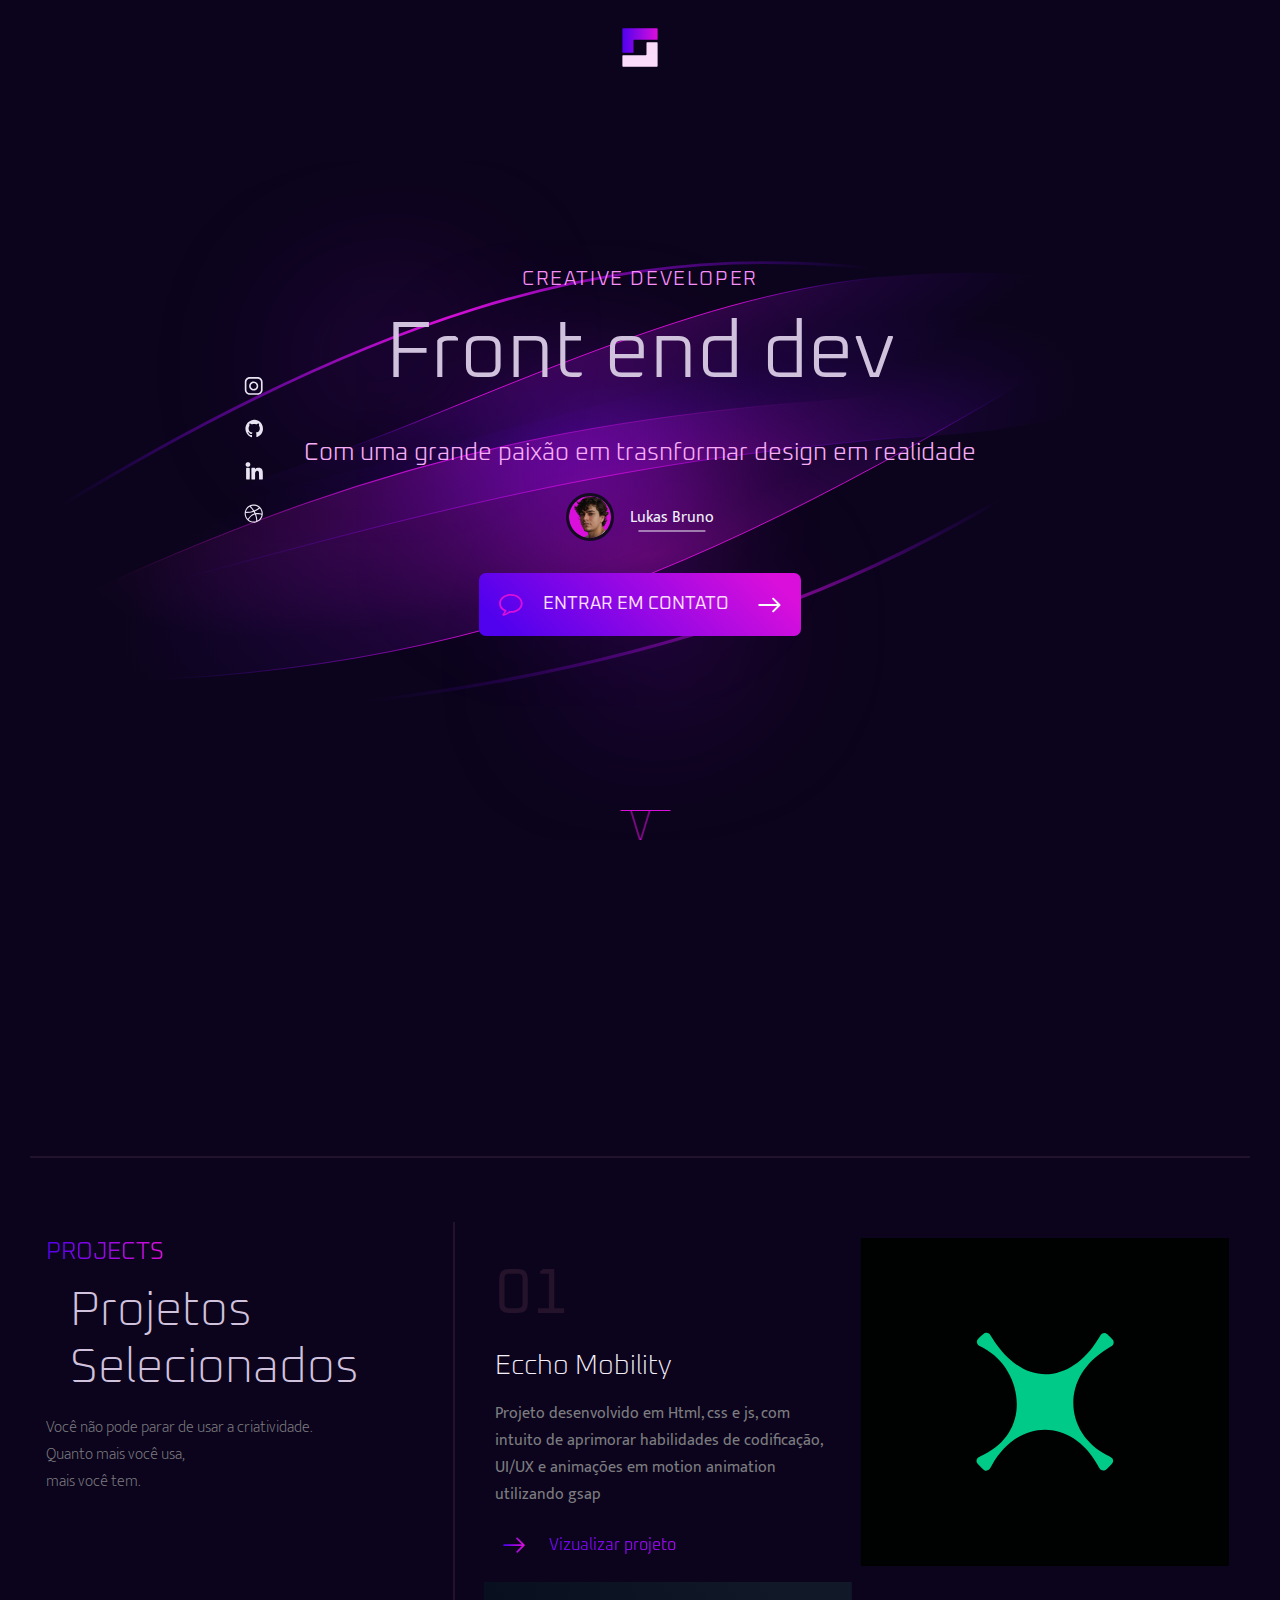
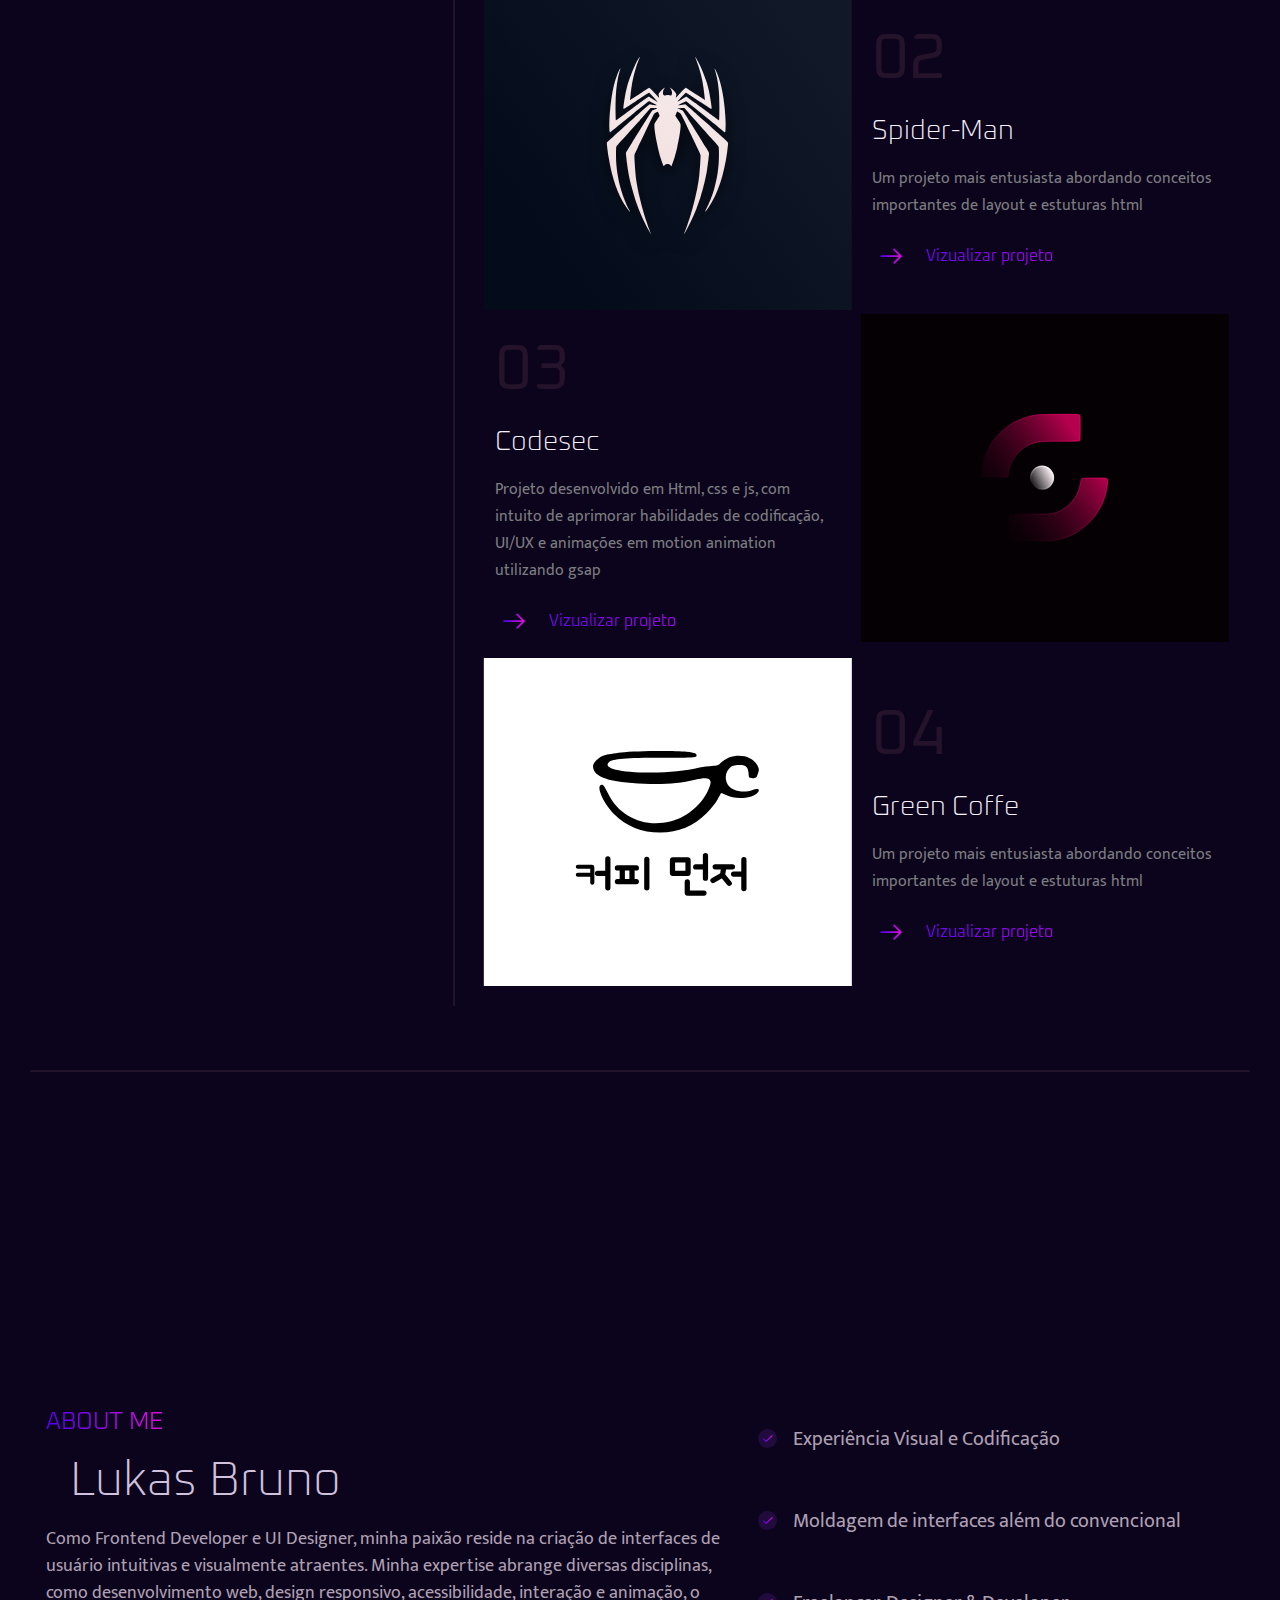
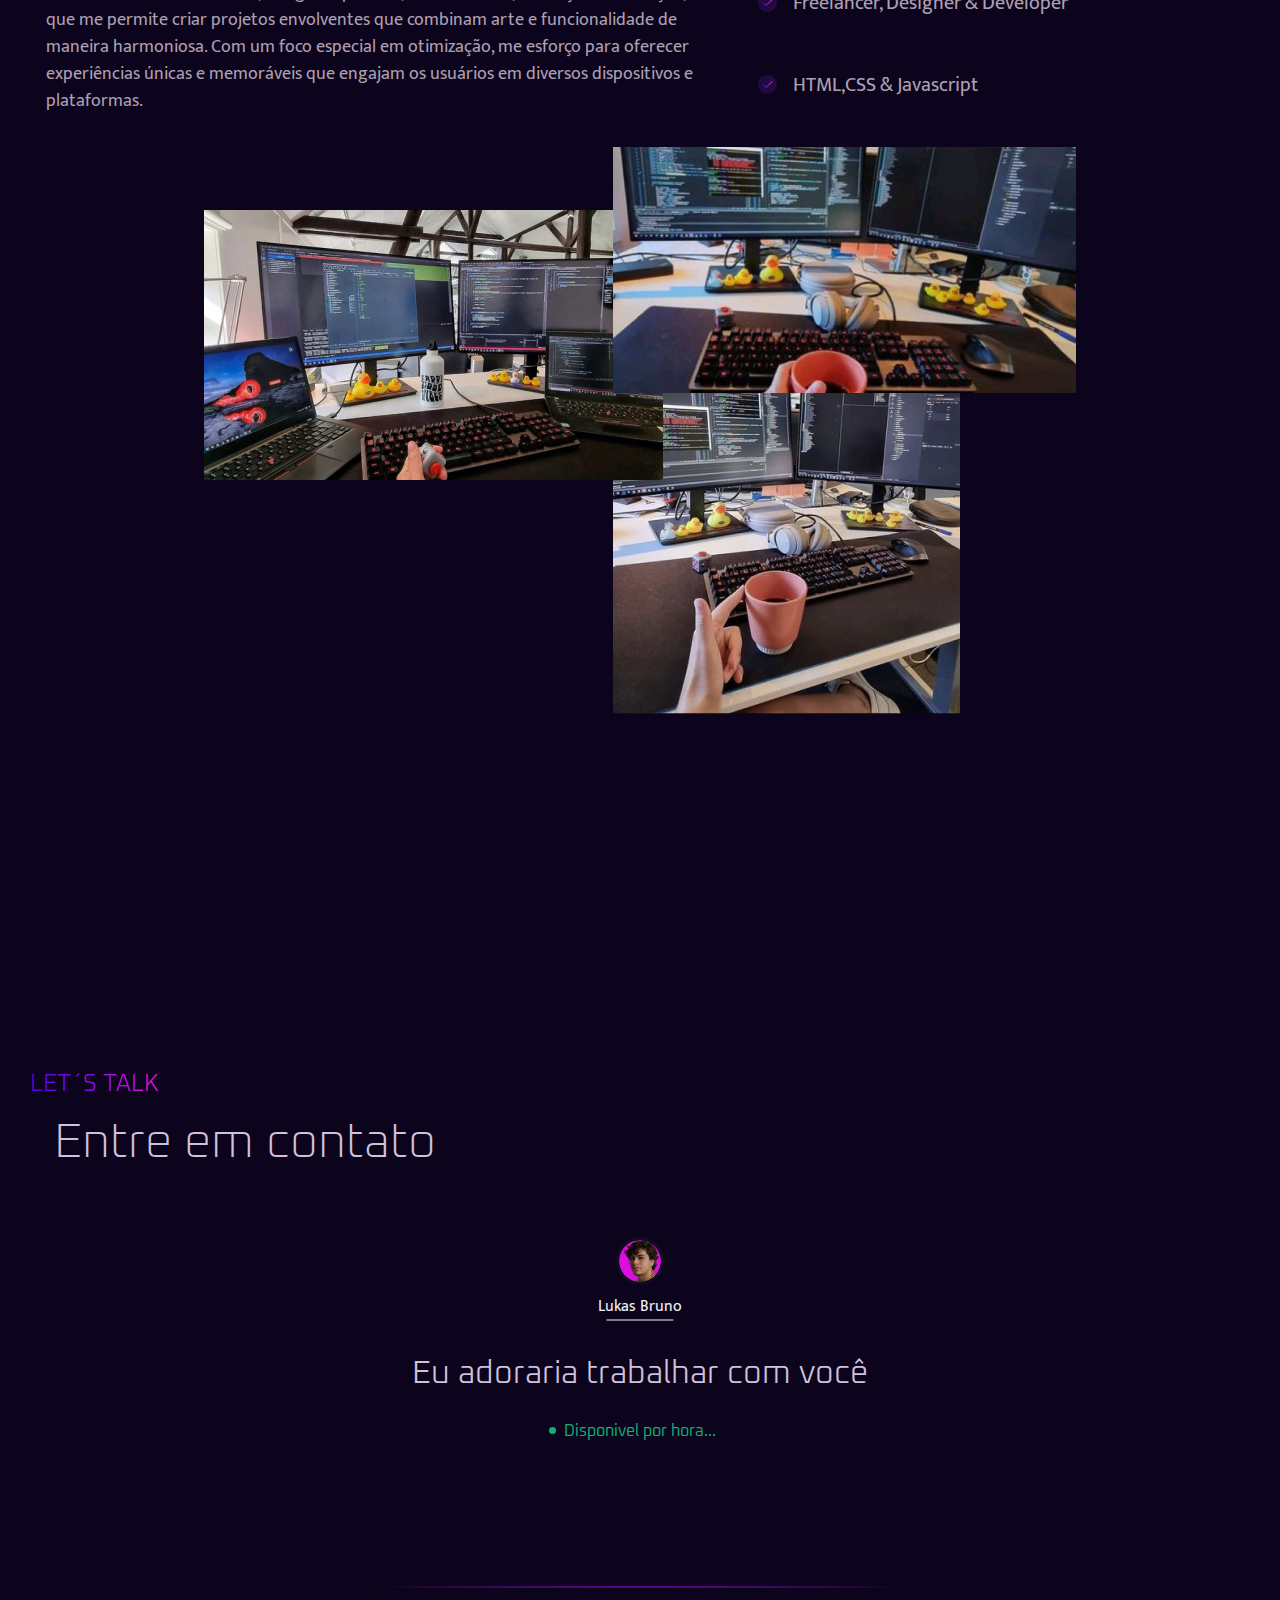
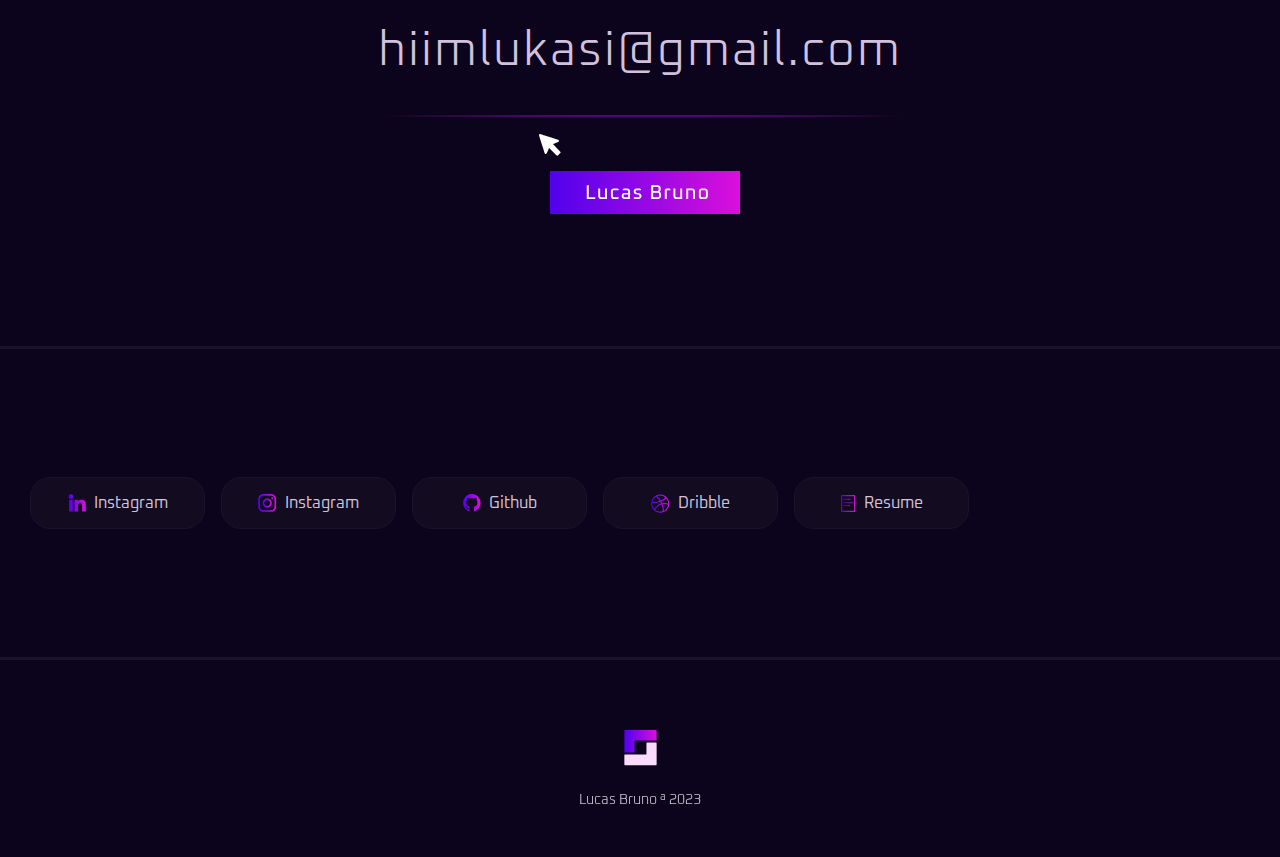
<file: index.html>
<!DOCTYPE html>
<html lang=pt-br">

<head>
    <meta charset="UTF-8" />
    <meta http-equiv="X-UA-Compatible" content="IE=edge" />
    <meta name="viewport" content="width=device-width, initial-scale=1.0, user-scalable=no" />
    <link rel="icon" type="image/svg+xml" href="./favicon/L-Logo.svg" />

    <!-- Fonts -->
    <link rel="preconnect" href="https://fonts.googleapis.com" />
    <link rel="preconnect" href="https://fonts.gstatic.com" crossorigin />
    <link
        href="https://fonts.googleapis.com/css2?family=Oxanium:wght@200;300;400;600&family=Red+Hat+Display:wght@400;600&display=swap"
        rel="stylesheet" />
    <link rel="preconnect" href="https://fonts.googleapis.com" />
    <link rel="preconnect" href="https://fonts.gstatic.com" crossorigin />
    <link href="https://fonts.googleapis.com/css2?family=Mukta:wght@200;400&display=swap" rel="stylesheet" />
    
    <!-- style -->
    <link rel="stylesheet" href="./css/style.css" />
    <script src="./js/svg-inject.min.js"></script>
    <title>Lucas Bruno</title>
</head>

<body>
    
    <!--=======================-->
    <!--======== Bg =======-->
    <!--=======================-->
    
    <div class="w-100">
        <img src="./svg/waves.svg" alt="composition-background" onload="SVGInject(this)" />
    </div>

    <!--=======================-->
    <!--======== Header =======-->
    <!--=======================-->

    <header>
        <div class="bg-header"></div>
        <nav class="nav-menu">
            <div class="logo" style="transform: translate(0px, 0px); opacity: 1">
                <a href="#">
                    <img src="./svg/L-Logo.svg" alt="logo-branding" onload="SVGInject(this)" />
                </a>
            </div>
        </nav>
    </header>

    <!--=======================-->
    <!--======== Hero =======-->
    <!--=======================-->

    <main class="content-hero">
        <div class="hero-content">
            <div class="front-info flex-center-column">
                <h6>creative developer</h6>
                <h1 class="my-2">Front end dev</h1>
            </div>

            <div class="presentation-me m-3">
                <h4>Com uma grande paixão em trasnformar design em realidade</h4>
            </div>

            <div class="flex-center my-2" style="opacity: 1">
                <img src="./images/picme.png" class="icon profile" alt="profile-pic" />
                <p class="ml-2">
                    <a href="#" target="_blank" class="underline">Lukas Bruno</a>
                </p>
            </div>

            <div class="flex-center mt-4" style="opacity: 1">
                <div style="opacity: 1">
                    <a href="https://wa.me/31972252815" target="_blank" class="btn">Entrar em contato</a>
                </div>
            </div>
        </div>

        <div class="social-icons">
            <a href="https://www.instagram.com/luks_bruno/" class="icon flex-start-column">
                <img src="./icons/icon-instagram.svg" alt="logo" onload="SVGInject(this)" />
            </a>
            <a href="https://github.com/llucasbruno" class="icon flex-start-column my-3">
                <img src="./icons/icon-github.svg" alt="logo" onload="SVGInject(this)" />
            </a>
            <a href="#" class="icon flex-start-column">
                <img src="./icons/icon-linkedin.svg" alt="logo" onload="SVGInject(this)" />
            </a>
            <a href="#" class="icon flex-start-column mt-3">
                <img src="./icons/icon-dribble.svg" alt="logo" onload="SVGInject(this)" />
            </a>
        </div>

        <div class="c-scroll">
            <div class="c-scroll-icon">
                <div class="c-scroll-icon-line-mask">
                    <div class="c-scroll-icon-line"></div>
                </div>
                <div class="c-scroll-icon-triangle">
                    <div class="c-scroll-icon-triangle-mask first">
                        <div class="c-scroll-icon-triangle-line first"></div>
                    </div>
                    <div class="c-scroll-icon-triangle-mask right">
                        <div class="c-scroll-icon-triangle-line right"></div>
                    </div>
                    <div class="c-scroll-icon-triangle-mask left">
                        <div class="c-scroll-icon-triangle-line left"></div>
                    </div>
                    <div class="c-scroll-icon-triangle-mask last">
                        <div class="c-scroll-icon-triangle-line last"></div>
                    </div>
                </div>
            </div>
        </div>
    </main>

    <!--=======================-->
    <!--======== Projects =======-->
    <!--=======================-->

    <section class="container mt-9" id="section-works">
        <div class="row border-row py-5">
            <div class="grid-4 flex-start-column s-works">
                <h3 class="text-gradient projects">Projects</h3>
                <h3 class="Project-tittle ml-3 my-2">Projetos Selecionados</h3>
                <span class="phrase-jobs">Você não pode parar de usar a criatividade.</span>
                <span class="phrase-jobs">Quanto mais você usa,</span>
                <span class="phrase-jobs">mais você tem.</span>
            </div>

            <div class="grid-8 project-area pl-3">
                <div class="flex row-project">
                    <div class="flex-item-1 p-2">
                        <div class="p-info01">
                            <div class="p-info01-n">01</div>
                            <div class="p-info01-t my-2">Eccho Mobility</div>
                            <div class="p-info01-i mb-2">
                                Projeto desenvolvido em Html, css e js, com intuito de
                                aprimorar habilidades de codificação, UI/UX e animações em
                                motion animation utilizando gsap
                            </div>
                        </div>
                        <a href="#" class="link-btn text-gradient flex">
                            <img class="mr-3" src="./svg/arrow-rigth.svg" alt="" onload="SVGInject(this)" />
                            <span>Vizualizar projeto</span>
                        </a>
                    </div>

                    <div class="flex-item-1">
                        <div class="">
                            <img src="./images/Eccho.svg" alt="codesec-image" onload="SVGInject(this)" />
                        </div>
                    </div>
                </div>
                <!--
                    ////////////////////////////////////////
                    ////////////////////////////////////////
                    ////////////////////////////////////////
                -->
                <div class="flex-reverse row-project">
                    <div class="flex-item-1 p-2">
                        <div class="p-info01">
                            <div class="p-info01-n">02</div>
                            <div class="p-info01-t my-2">Spider-Man</div>
                            <div class="p-info01-i mb-2">
                                Um projeto mais entusiasta abordando conceitos importantes de
                                layout e estuturas html
                            </div>
                        </div>
                        <a href=".//spiderman.html" class="link-btn text-gradient flex">
                            <img class="mr-3" src="./svg/arrow-rigth.svg" alt="" onload="SVGInject(this)" />
                            <span>Vizualizar projeto</span>
                        </a>
                    </div>

                    <div class="flex-item-1">
                        <div>
                            <img src="./images/spiderman.svg" alt="codesec-image" onload="SVGInject(this)" />
                        </div>
                    </div>
                </div>
                <!--
                    ////////////////////////////////////////
                    ////////////////////////////////////////
                    ////////////////////////////////////////
                -->

                <div class="flex row-project">
                    <div class="flex-item-1 p-2">
                        <div class="p-info01">
                            <div class="p-info01-n">03</div>
                            <div class="p-info01-t my-2">Codesec</div>
                            <div class="p-info01-i mb-2">
                                Projeto desenvolvido em Html, css e js, com intuito de
                                aprimorar habilidades de codificação, UI/UX e animações em
                                motion animation utilizando gsap
                            </div>
                        </div>
                        <a href="#" class="link-btn text-gradient flex">
                            <img class="mr-3" src="./svg/arrow-rigth.svg" alt="" onload="SVGInject(this)" />
                            <span>Vizualizar projeto</span>
                        </a>
                    </div>

                    <div class="flex-item-1">
                        <div class="">
                            <img src="./images/codesec.svg" alt="codesec-image" onload="SVGInject(this)" />
                        </div>
                    </div>
                </div>
                <!--
                    ////////////////////////////////////////
                    ////////////////////////////////////////
                    ////////////////////////////////////////
                -->
                <div class="flex-reverse row-project">
                    <div class="flex-item-1 p-2">
                        <div class="p-info01">
                            <div class="p-info01-n">04</div>
                            <div class="p-info01-t my-2">Green Coffe</div>
                            <div class="p-info01-i mb-2">
                                Um projeto mais entusiasta abordando conceitos importantes de
                                layout e estuturas html
                            </div>
                        </div>
                        <a href="#" class="link-btn text-gradient flex">
                            <img class="mr-3" src="./svg/arrow-rigth.svg" alt="" onload="SVGInject(this)" />
                            <span>Vizualizar projeto</span>
                        </a>
                    </div>

                    <div class="flex-item-1">
                        <div>
                            <img src="./images/greencoffe.svg" alt="codesec-image" onload="SVGInject(this)" />
                        </div>
                    </div>
                </div>
            </div>
        </div>
    </section>

    <!--=======================-->
    <!--======== About me =======-->
    <!--=======================-->

    <section class="container">
        <div class="row py-5 flex-center about-wrp">
            <div class="grid-7  ">
                <h3 class="text-gradient projects bio-me">About Me</h3>
                <h3 class="Project-tittle ml-3 my-2 bio-name">Lukas Bruno</h3>
                <p>
                    Como Frontend Developer e UI Designer, minha paixão reside na criação de 
                    interfaces de usuário intuitivas e visualmente atraentes. Minha expertise
                    abrange diversas disciplinas, como desenvolvimento web, design responsivo, 
                    acessibilidade, interação e animação, o que me permite criar projetos envolventes
                    que combinam arte e funcionalidade de maneira harmoniosa. Com um foco especial em
                    otimização, me esforço para oferecer experiências únicas e memoráveis que  engajam
                    os usuários em diversos dispositivos e plataformas.
                </p>
            </div>

            <div class="grid-5 check ">
                <div class="check-content ">
                    <img class="check-icon mr-2" src="./icons/check.svg" alt="check" onload="SVGInject(this)" />
                    <span>Experiência Visual e Codificação</span>
                </div>
                <div class="check-content my-5 ">
                    <img class="check-icon mr-2" src="./icons/check.svg" alt="check" onload="SVGInject(this)" />
                    <span>Moldagem de interfaces além do convencional</span>
                </div>
                <div class="check-content mb-5">
                    <img class="check-icon mr-2" src="./icons/check.svg" alt="check" onload="SVGInject(this)" />
                    <span>Freelancer, Designer & Developer</span>
                </div>
                <div class="check-content ">
                    <img class="check-icon mr-2" src="./icons/check.svg" alt="check" onload="SVGInject(this)" />
                    <span>HTML,CSS & Javascript</span>
                  
                </div>

            </div>

            <div>
                <picture>
                    <source srcset="./images/pics2.png" media="(max-width: 620px)">
                    <img src="./images/pics.png" alt="">
                </picture>
            </div>
        </div>
        </div>
    </section>

    <!--=======================-->
    <!--======== Contato =======-->
    <!--=======================-->

    <section class="container">

        <div class="row py-5">
            <div class="">
                <h3 class="text-gradient projects bio-me">Let´s Talk</h3>
                <h3 class="Project-tittle ml-3 my-2">Entre em contato</h3>
            </div>


        </div>

        <div class="contact">

            <div class="flex-center-column">
                <img src="./images/picme.png" class="icon profile" alt="profile-pic" />
                <p class="my-1"> <a href="#" target="_blank" class="underline">Lukas Bruno</a> </p>
                <h5 class="my-3" style="font-size: 32px; font-weight: 300;">Eu adoraria trabalhar com você</h5>
                <div class="Available mb-9">Disponivel por hora...</div>
            </div>


            <div class="email ">
                <img src="./svg/line.svg" alt="" onload="SVGInject(this)">
                <a href="https://mail.google.com/mail/u/1/#inbox" target="_blank">
                    <h3 class="my-4">hiimlukasi@gmail.com</h3>
                </a>
                <img src="./svg/line.svg" alt="" onload="SVGInject(this)">

            </div>
            <div class="lks-cursor">
                <img src="./svg/Lucas Bruno.svg" alt="" onload="SVGInject(this)">
            </div>

        </div>
    </section>

    <!--=======================-->
    <!--======== Footer =======-->
    <!--=======================-->

    <section class="socials-footer border-tb-vw">
        <div class="container">
            <div class="socials-content flex">
                <a href="#" class="icons mr-2">
                    <div class="wrapper">
                        <img class="mr-1 icon-pic " src="./svg/icon-linkedin.svg" alt="logo" onload="SVGInject(this)"/>
                        <span>Instagram</span>
                    </div>
                </a>
                <a href="#" class="icons mr-2">
                    <div class="wrapper">
                        <img class="mr-1 icon-pic " src="./svg/icon-instagram.svg" alt="logo" onload="SVGInject(this)"/>
                        <span>Instagram</span>
                    </div>
                </a>
                <a href="#" class="icons mr-2">
                    <div class="wrapper">
                        <img class="mr-1 icon-pic " src="./svg/icon-github.svg" alt="logo" onload="SVGInject(this)"/>
                        <span>Github</span>
                    </div>
                </a>
                <a href="#" class="icons mr-2">
                    <div class="wrapper">
                        <img class="mr-1 icon-pic " src="./svg/icon-dribble.svg" alt="logo" onload="SVGInject(this)"/>
                        <span>Dribble</span>
                    </div>
                </a>
                <a href="#" class="icons mr-2">
                    <div class="wrapper">
                        <img class="mr-1 icon-pic " src="./svg/icon-resume.svg" alt="logo" onload="SVGInject(this)"/>
                        <span>Resume</span>
                    </div>
                </a>
            </div>
        </div>
    </section>

    <footer id="footer" class="my-5">
        <div class="logo-footer">
            <div class="logo my-2">
                <img src="./svg/L-Logo.svg" alt="logo-branding" onload="SVGInject(this)" />
            </div>
            <span>Lucas Bruno ª 2023</span>
        </div>
    </footer>


    <!--=======================-->
    <!--======== scripts =======-->
    <!--=======================-->

    <script src="./js/main.js"></script>
</body>

</html>
</file>
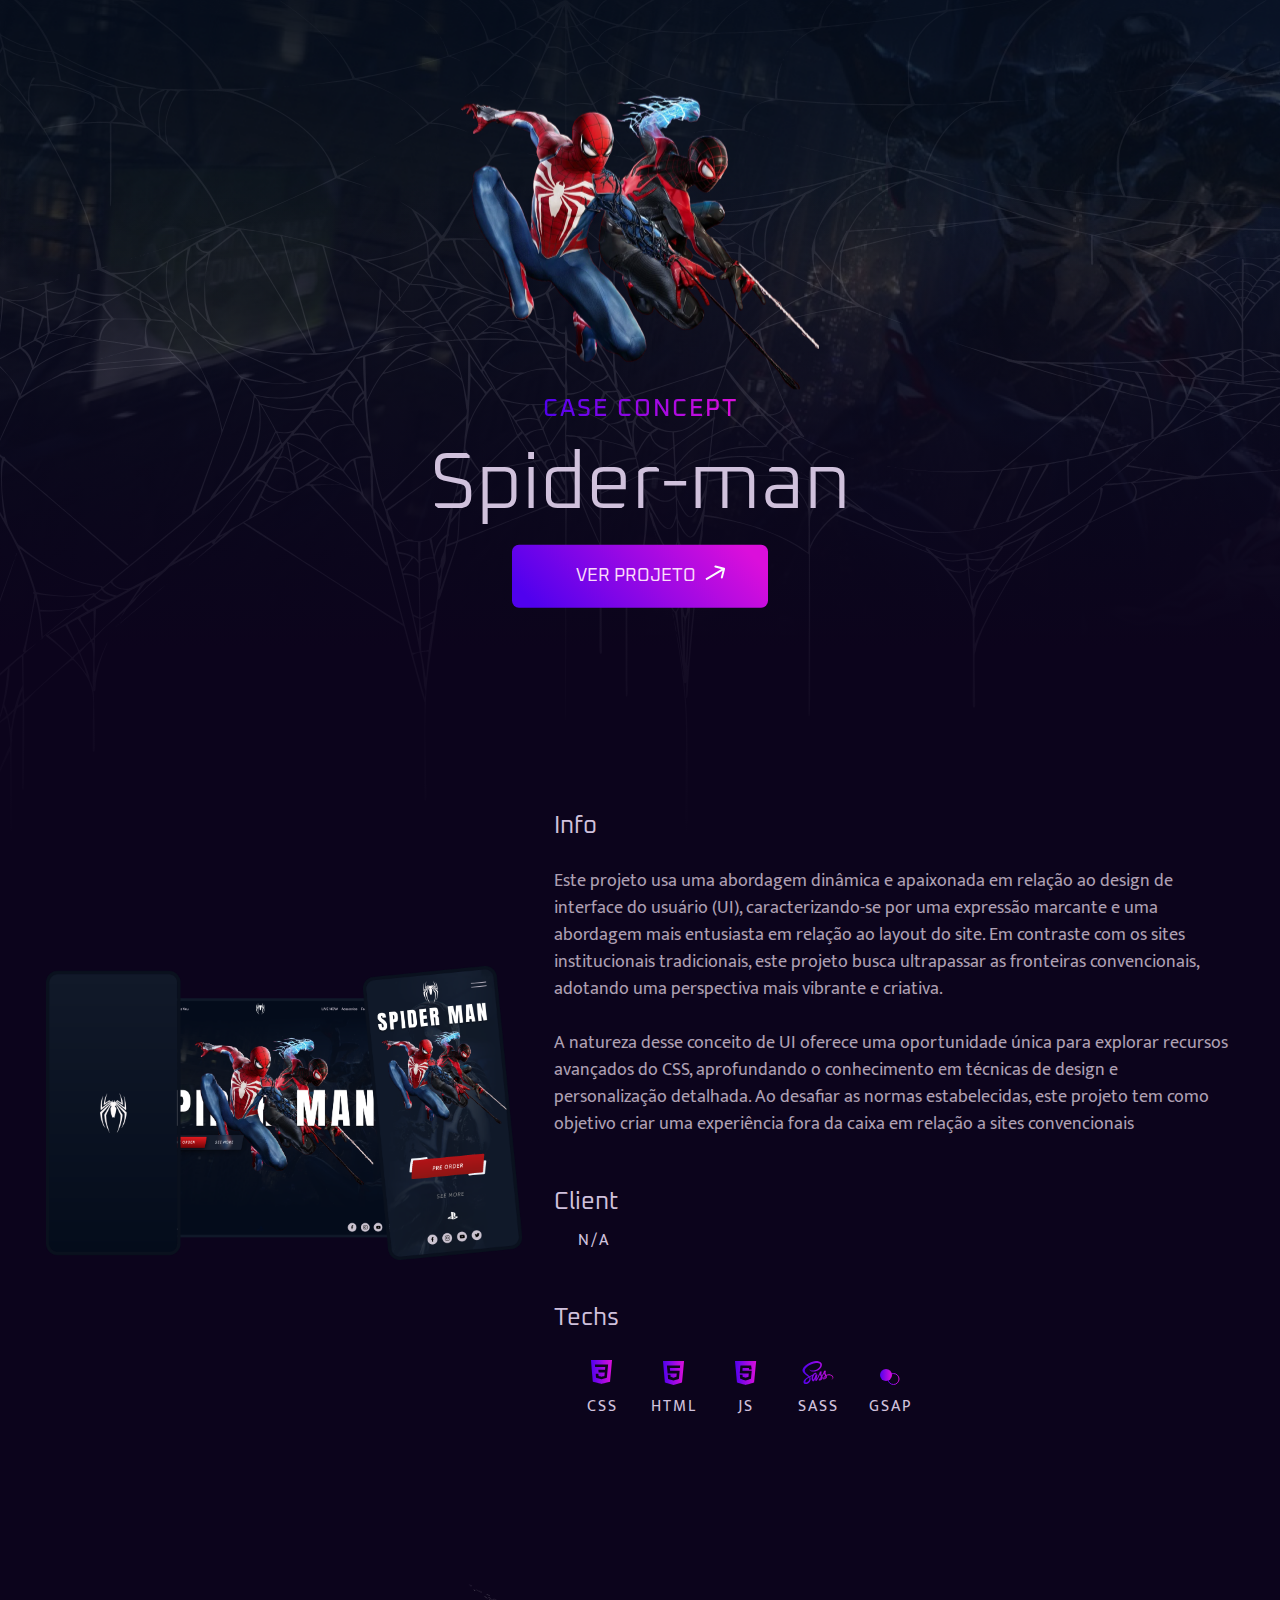
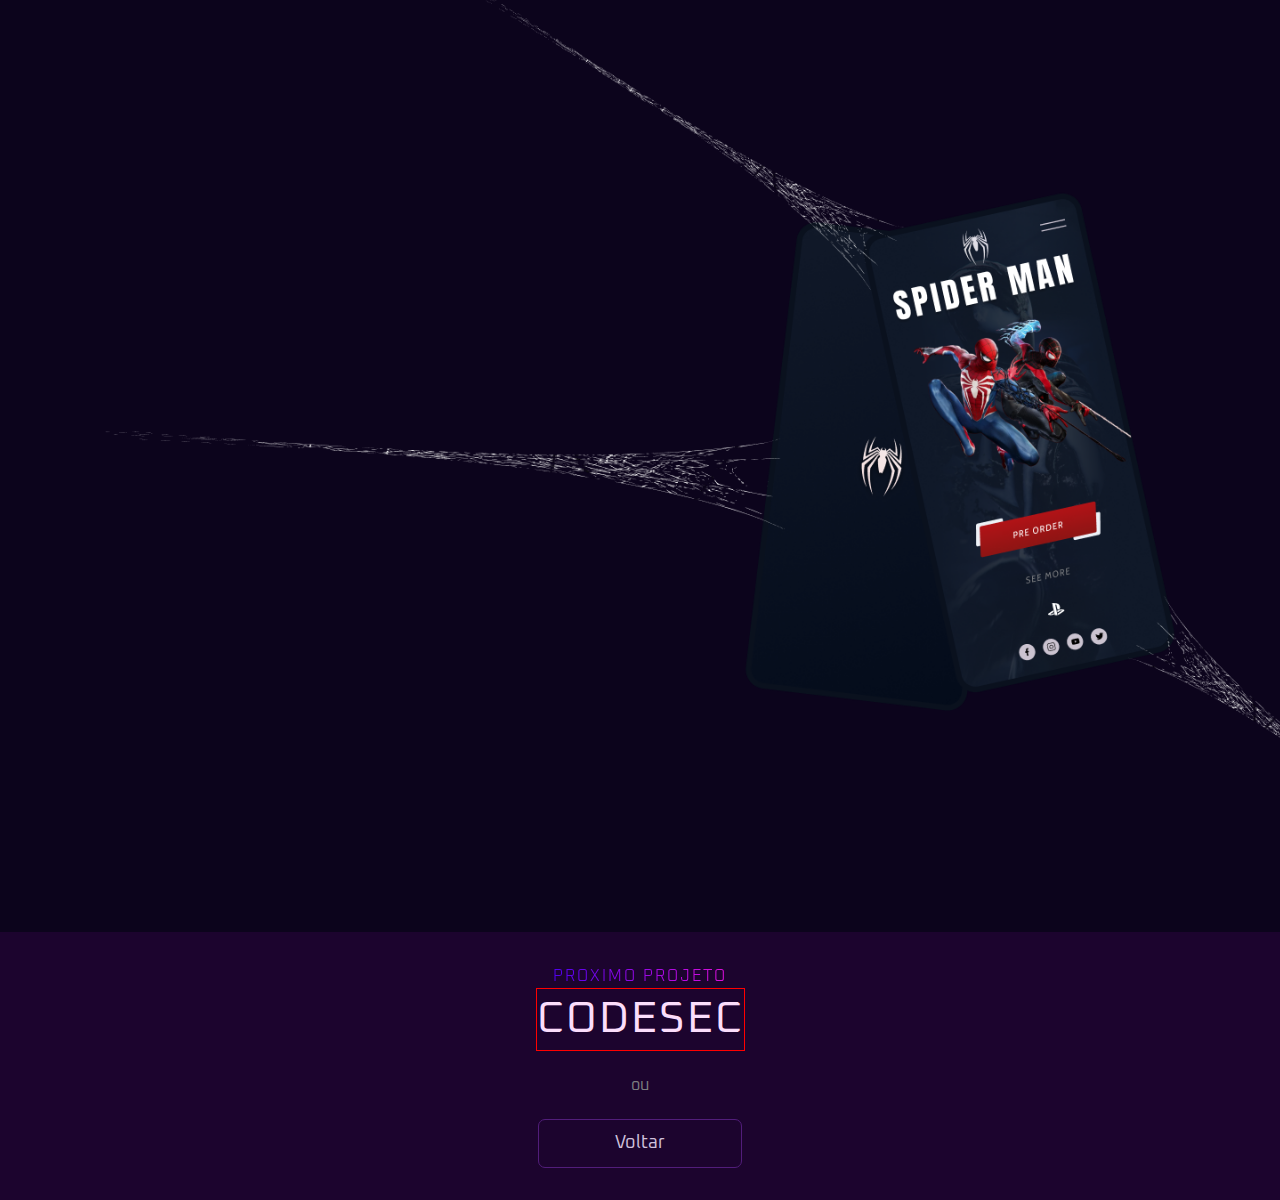
<file: spiderman.html>
<!DOCTYPE html>
<html lang="en">
<head>
    <meta charset="UTF-8" />
    <meta http-equiv="X-UA-Compatible" content="IE=edge" />
    <meta name="viewport" content="width=device-width, initial-scale=1.0, user-scalable=no" />
    <link rel="icon" type="image/svg+xml" href="./favicon/L-Logo.svg" />

    <!-- Fonts -->
    <link rel="preconnect" href="https://fonts.googleapis.com" />
    <link rel="preconnect" href="https://fonts.gstatic.com" crossorigin />
    <link
        href="https://fonts.googleapis.com/css2?family=Oxanium:wght@200;300;400;600&family=Red+Hat+Display:wght@400;600&display=swap"
        rel="stylesheet" />
    <link rel="preconnect" href="https://fonts.googleapis.com" />
    <link rel="preconnect" href="https://fonts.gstatic.com" crossorigin />
    <link href="https://fonts.googleapis.com/css2?family=Mukta:wght@200;400&display=swap" rel="stylesheet" />
    <link rel="stylesheet" href="./css/style.css" />
    <script src="./js/svg-inject.min.js"></script>

    <title>Spider Man</title>
</head>

<body>
    <header class="header-case  relative flex-center">   
        <div class="spiderwebH">
            <img src="./images/case1/spiderwebH.svg" alt="">
        </div>
        <div class="case-content flex-center-column">
            <div>
                <img src="./images/case1/spidermanH.png" alt="">
            </div>
            <div class="flex-center-column ">
                <h4 class="text-gradient uppercase weight-h">Case Concept</h4>
                <h1 class="py-2">Spider-man</h1>
                <button>
                   <a href="#">Ver projeto</a>
                </button>
            </div>
        </div>
    </header>
        
    <section class="container  flex-center ">
        <div class="grid-5 ">
            <div>
                <img src="./images/case1/spiderman.png" alt="">
            </div>
        </div>
        <div class="info grid-7 ">
            <h5>Info</h5>
            <p class="pt-3">Este projeto usa uma abordagem dinâmica e apaixonada em relação ao design de interface do usuário (UI),  
                caracterizando-se por uma expressão marcante e uma abordagem mais entusiasta em relação ao layout do site.
                Em contraste com os sites institucionais tradicionais, este projeto busca ultrapassar as fronteiras convencionais, 
                adotando uma perspectiva mais vibrante e criativa.
                <br>
                <br>
                A natureza desse conceito de UI oferece uma oportunidade única para explorar recursos avançados do CSS, 
                aprofundando o conhecimento em técnicas de design e personalização detalhada. Ao desafiar as normas estabelecidas,
                este projeto tem como objetivo criar uma experiência fora da caixa em relação a sites convencionais 
            </p>
            <div class="client mt-5">
                <h5>Client</h5>
                <span class="ml-3 mt-1 uppercase">n/a</span>
            </div>

            <div class="mt-5">
                <h5>Techs</h5>
                <div class="ml-3 mt-3 icons-case">
                    <div class="icon">
                        <img src="./icons/css.svg" alt="" onload="SVGInject(this)">
                        <div class="uppercase">css</div>
                    </div>
                    <div class="icon">
                        <img src="./icons/html.svg" alt="" onload="SVGInject(this)">
                        <div class="uppercase">html</div>
                    </div>
                    <div class="icon">
                        <img src="./icons/javascript.svg" alt="" onload="SVGInject(this)">
                        <div class="uppercase">js</div>
                    </div>
                    <div class="icon">
                        <img src="./icons/sass.svg" alt="" onload="SVGInject(this)">
                        <div class="uppercase">sass</div>
                    </div>
                    <div class="icon">
                        <img src="./icons/gsap.svg" alt="" onload="SVGInject(this)">
                        <div class="uppercase">gsap</div>
                    </div>
                </div>
            </div>
        </div>
    </section>

    <section class="spiderman">
        <div>
            <img src="./images/spiderman-mb.png" alt="">
        </div>

    </section>
    
    <footer class="footer">
        <div class="next-project py-4">
            <h6 class="text-gradient uppercase ">proximo projeto</h6>
            <a href="#"><h5 class="uppercase">codesec</h5></a>
            
            <span class="py-3">ou</span>
            <a class="back" href="#">Voltar</a>
        </div>
    </footer>

</body>
</html>
</file>
<file: css/style.css>
@charset "UTF-8";
*, *::after, *::before {
  padding: 0;
  margin: 0;
  box-sizing: border-box;
}

.color-white {
  color: #FBDDFB;
}

.color-black {
  color: #130C21;
}

.color-primary {
  color: #DB0FDB;
}

.color-primary-light {
  color: #F88EF8;
}

.color-black-light {
  color: #1B122B;
}

.stroke-primary path {
  stroke: #E741E7;
}

.stroke-white path {
  stroke: #FBDDFB;
}

.text-gradient {
  display: inline-block;
  background: linear-gradient(270deg, #DB0FDB 0.95%, #5001EE 100%);
  -webkit-background-clip: text;
  -webkit-text-fill-color: transparent;
}

.color-gray {
  color: #646465;
}

.color-red {
  color: #F03D3D;
}

.color-green {
  color: #0BB07B;
}

.color-yellow {
  color: #FFCE52;
}

.bg-red {
  background-color: #F03D3D;
}

.bg-white {
  background-color: #D0C1DC;
}

.bg-green {
  background-color: #0BB07B;
}

.bg-yellow {
  background-color: #FFCE52;
}

.s-0 {
  margin: 0;
  padding: 0;
}

.m-0 {
  margin: 0 !important;
}

.m-1 {
  margin: 8px !important;
}

.m-2 {
  margin: 16px !important;
}

.m-3 {
  margin: 24px !important;
}

.m-4 {
  margin: 32px !important;
}

.m-5 {
  margin: 48px !important;
}

.m-6 {
  margin: 64px !important;
}

.m-7 {
  margin: 72px !important;
}

.m-8 {
  margin: 96px !important;
}

.m-9 {
  margin: 128px !important;
}

.mt-0 {
  margin-top: 0 !important;
}

.mt-1 {
  margin-top: 8px !important;
}

.mt-2 {
  margin-top: 16px !important;
}

.mt-3 {
  margin-top: 24px !important;
}

.mt-4 {
  margin-top: 32px !important;
}

.mt-5 {
  margin-top: 48px !important;
}

.mt-6 {
  margin-top: 64px !important;
}

.mt-7 {
  margin-top: 72px !important;
}

.mt-8 {
  margin-top: 96px !important;
}

.mt-9 {
  margin-top: 128px !important;
}

.ml-0 {
  margin-left: 0 !important;
}

.ml-1 {
  margin-left: 8px !important;
}

.ml-2 {
  margin-left: 16px !important;
}

.ml-3 {
  margin-left: 24px !important;
}

.ml-4 {
  margin-left: 32px !important;
}

.ml-5 {
  margin-left: 48px !important;
}

.ml-6 {
  margin-left: 64px !important;
}

.ml-7 {
  margin-left: 72px !important;
}

.ml-8 {
  margin-left: 96px !important;
}

.ml-9 {
  margin-left: 128px !important;
}

.mr-0 {
  margin-right: 0 !important;
}

.mr-1 {
  margin-right: 8px !important;
}

.mr-2 {
  margin-right: 16px !important;
}

.mr-3 {
  margin-right: 24px !important;
}

.mr-4 {
  margin-right: 32px !important;
}

.mr-5 {
  margin-right: 48px !important;
}

.mr-6 {
  margin-right: 64px !important;
}

.mr-7 {
  margin-right: 72px !important;
}

.mr-8 {
  margin-right: 96px !important;
}

.mr-9 {
  margin-right: 128px !important;
}

.mb-0 {
  margin-bottom: 0 !important;
}

.mb-1 {
  margin-bottom: 8px !important;
}

.mb-2 {
  margin-bottom: 16px !important;
}

.mb-3 {
  margin-bottom: 24px !important;
}

.mb-4 {
  margin-bottom: 32px !important;
}

.mb-5 {
  margin-bottom: 48px !important;
}

.mb-6 {
  margin-bottom: 64px !important;
}

.mb-7 {
  margin-bottom: 72px !important;
}

.mb-8 {
  margin-bottom: 96px !important;
}

.mb-9 {
  margin-bottom: 128px !important;
}

.mx-0 {
  margin-left: 0 !important;
  margin-right: 0 !important;
}

.mx-1 {
  margin-left: 8px !important;
  margin-right: 8px !important;
}

.mx-2 {
  margin-left: 16px !important;
  margin-right: 16px !important;
}

.mx-3 {
  margin-left: 24px !important;
  margin-right: 24px !important;
}

.mx-4 {
  margin-left: 32px !important;
  margin-right: 32px !important;
}

.mx-5 {
  margin-left: 48px !important;
  margin-right: 48px !important;
}

.mx-6 {
  margin-left: 64px !important;
  margin-right: 64px !important;
}

.mx-7 {
  margin-left: 72px !important;
  margin-right: 72px !important;
}

.mx-8 {
  margin-left: 96px !important;
  margin-right: 96px !important;
}

.mx-9 {
  margin-left: 128px !important;
  margin-right: 128px !important;
}

.my-0 {
  margin-top: 0 !important;
  margin-bottom: 0 !important;
}

.my-1 {
  margin-top: 8px !important;
  margin-bottom: 8px !important;
}

.my-2 {
  margin-top: 16px !important;
  margin-bottom: 16px !important;
}

.my-3 {
  margin-top: 24px !important;
  margin-bottom: 24px !important;
}

.my-4 {
  margin-top: 32px !important;
  margin-bottom: 32px !important;
}

.my-5 {
  margin-top: 48px !important;
  margin-bottom: 48px !important;
}

.my-6 {
  margin-top: 64px !important;
  margin-bottom: 64px !important;
}

.my-7 {
  margin-top: 72px !important;
  margin-bottom: 72px !important;
}

.my-8 {
  margin-top: 96px !important;
  margin-bottom: 96px !important;
}

.my-9 {
  margin-top: 128px !important;
  margin-bottom: 128px !important;
}

.p-0 {
  padding: 0 !important;
}

.p-1 {
  padding: 8px !important;
}

.p-2 {
  padding: 16px !important;
}

.p-3 {
  padding: 24px !important;
}

.p-4 {
  padding: 32px !important;
}

.p-5 {
  padding: 48px !important;
}

.p-6 {
  padding: 64px !important;
}

.p-7 {
  padding: 72px !important;
}

.p-8 {
  padding: 96px !important;
}

.p-9 {
  padding: 128px !important;
}

.pt-0 {
  padding-top: 0 !important;
}

.pt-1 {
  padding-top: 8px !important;
}

.pt-2 {
  padding-top: 16px !important;
}

.pt-3 {
  padding-top: 24px !important;
}

.pt-4 {
  padding-top: 32px !important;
}

.pt-5 {
  padding-top: 48px !important;
}

.pt-6 {
  padding-top: 64px !important;
}

.pt-7 {
  padding-top: 72px !important;
}

.pt-8 {
  padding-top: 96px !important;
}

.pt-9 {
  padding-top: 128px !important;
}

.pl-0 {
  padding-left: 0 !important;
}

.pl-1 {
  padding-left: 8px !important;
}

.pl-2 {
  padding-left: 16px !important;
}

.pl-3 {
  padding-left: 24px !important;
}

.pl-4 {
  padding-left: 32px !important;
}

.pl-5 {
  padding-left: 48px !important;
}

.pl-6 {
  padding-left: 64px !important;
}

.pl-7 {
  padding-left: 72px !important;
}

.pl-8 {
  padding-left: 96px !important;
}

.pl-9 {
  padding-left: 128px !important;
}

.pr-0 {
  padding-right: 0 !important;
}

.pr-1 {
  padding-right: 8px !important;
}

.pr-2 {
  padding-right: 16px !important;
}

.pr-3 {
  padding-right: 24px !important;
}

.pr-4 {
  padding-right: 32px !important;
}

.pr-5 {
  padding-right: 48px !important;
}

.pr-6 {
  padding-right: 64px !important;
}

.pr-7 {
  padding-right: 72px !important;
}

.pr-8 {
  padding-right: 96px !important;
}

.pr-9 {
  padding-right: 128px !important;
}

.pb-0 {
  padding-bottom: 0 !important;
}

.pb-1 {
  padding-bottom: 8px !important;
}

.pb-2 {
  padding-bottom: 16px !important;
}

.pb-3 {
  padding-bottom: 24px !important;
}

.pb-4 {
  padding-bottom: 32px !important;
}

.pb-5 {
  padding-bottom: 48px !important;
}

.pb-6 {
  padding-bottom: 64px !important;
}

.pb-7 {
  padding-bottom: 72px !important;
}

.pb-8 {
  padding-bottom: 96px !important;
}

.pb-9 {
  padding-bottom: 128px !important;
}

.px-0 {
  padding-left: 0 !important;
  padding-right: 0 !important;
}

.px-1 {
  padding-left: 8px !important;
  padding-right: 8px !important;
}

.px-2 {
  padding-left: 16px !important;
  padding-right: 16px !important;
}

.px-3 {
  padding-left: 24px !important;
  padding-right: 24px !important;
}

.px-4 {
  padding-left: 32px !important;
  padding-right: 32px !important;
}

.px-5 {
  padding-left: 48px !important;
  padding-right: 48px !important;
}

.px-6 {
  padding-left: 64px !important;
  padding-right: 64px !important;
}

.px-7 {
  padding-left: 72px !important;
  padding-right: 72px !important;
}

.px-8 {
  padding-left: 96px !important;
  padding-right: 96px !important;
}

.px-9 {
  padding-left: 128px !important;
  padding-right: 128px !important;
}

.py-0 {
  padding-top: 0 !important;
  padding-bottom: 0 !important;
}

.py-1 {
  padding-top: 8px !important;
  padding-bottom: 8px !important;
}

.py-2 {
  padding-top: 16px !important;
  padding-bottom: 16px !important;
}

.py-3 {
  padding-top: 24px !important;
  padding-bottom: 24px !important;
}

.py-4 {
  padding-top: 32px !important;
  padding-bottom: 32px !important;
}

.py-5 {
  padding-top: 48px !important;
  padding-bottom: 48px !important;
}

.py-6 {
  padding-top: 64px !important;
  padding-bottom: 64px !important;
}

.py-7 {
  padding-top: 72px !important;
  padding-bottom: 72px !important;
}

.py-8 {
  padding-top: 96px !important;
  padding-bottom: 96px !important;
}

.py-9 {
  padding-top: 128px !important;
  padding-bottom: 128px !important;
}

.grid-1 {
  width: calc(8.3333333333% - 32px);
  margin: 16px;
  padding: 16px 0px;
  float: left;
}
@media screen and (max-width: 960px) {
  .grid-1 {
    width: calc(100% - 32px);
    float: none;
  }
}

.grid-2 {
  width: calc(16.6666666667% - 32px);
  margin: 16px;
  padding: 16px 0px;
  float: left;
}
@media screen and (max-width: 960px) {
  .grid-2 {
    width: calc(100% - 32px);
    float: none;
  }
}

.grid-3 {
  width: calc(25% - 32px);
  margin: 16px;
  padding: 16px 0px;
  float: left;
}
@media screen and (max-width: 960px) {
  .grid-3 {
    width: calc(100% - 32px);
    float: none;
  }
}

.grid-4 {
  width: calc(33.3333333333% - 32px);
  margin: 16px;
  padding: 16px 0px;
  float: left;
}
@media screen and (max-width: 960px) {
  .grid-4 {
    width: calc(100% - 32px);
    float: none;
  }
}

.grid-5 {
  width: calc(41.6666666667% - 32px);
  margin: 16px;
  padding: 16px 0px;
  float: left;
}
@media screen and (max-width: 960px) {
  .grid-5 {
    width: calc(100% - 32px);
    float: none;
  }
}

.grid-6 {
  width: calc(50% - 32px);
  margin: 16px;
  padding: 16px 0px;
  float: left;
}
@media screen and (max-width: 960px) {
  .grid-6 {
    width: calc(100% - 32px);
    float: none;
  }
}

.grid-7 {
  width: calc(58.3333333333% - 32px);
  margin: 16px;
  padding: 16px 0px;
  float: left;
}
@media screen and (max-width: 960px) {
  .grid-7 {
    width: calc(100% - 32px);
    float: none;
  }
}

.grid-8 {
  width: calc(66.6666666667% - 32px);
  margin: 16px;
  padding: 16px 0px;
  float: left;
}
@media screen and (max-width: 960px) {
  .grid-8 {
    width: calc(100% - 32px);
    float: none;
  }
}

.grid-9 {
  width: calc(75% - 32px);
  margin: 16px;
  padding: 16px 0px;
  float: left;
}
@media screen and (max-width: 960px) {
  .grid-9 {
    width: calc(100% - 32px);
    float: none;
  }
}

.grid-10 {
  width: calc(83.3333333333% - 32px);
  margin: 16px;
  padding: 16px 0px;
  float: left;
}
@media screen and (max-width: 960px) {
  .grid-10 {
    width: calc(100% - 32px);
    float: none;
  }
}

.grid-11 {
  width: calc(91.6666666667% - 32px);
  margin: 16px;
  padding: 16px 0px;
  float: left;
}
@media screen and (max-width: 960px) {
  .grid-11 {
    width: calc(100% - 32px);
    float: none;
  }
}

.grid-12 {
  width: calc(100% - 32px);
  margin: 16px;
  padding: 16px 0px;
  float: left;
}
@media screen and (max-width: 960px) {
  .grid-12 {
    width: calc(100% - 32px);
    float: none;
  }
}

.grid-nobreak-1 {
  width: calc(8.3333333333% - 32px);
  margin: 16px;
  padding: 16px 0px;
  float: left;
}

.grid-nobreak-2 {
  width: calc(16.6666666667% - 32px);
  margin: 16px;
  padding: 16px 0px;
  float: left;
}

.grid-nobreak-3 {
  width: calc(25% - 32px);
  margin: 16px;
  padding: 16px 0px;
  float: left;
}

.grid-nobreak-4 {
  width: calc(33.3333333333% - 32px);
  margin: 16px;
  padding: 16px 0px;
  float: left;
}

.grid-nobreak-5 {
  width: calc(41.6666666667% - 32px);
  margin: 16px;
  padding: 16px 0px;
  float: left;
}

.grid-nobreak-6 {
  width: calc(50% - 32px);
  margin: 16px;
  padding: 16px 0px;
  float: left;
}

.grid-nobreak-7 {
  width: calc(58.3333333333% - 32px);
  margin: 16px;
  padding: 16px 0px;
  float: left;
}

.grid-nobreak-8 {
  width: calc(66.6666666667% - 32px);
  margin: 16px;
  padding: 16px 0px;
  float: left;
}

.grid-nobreak-9 {
  width: calc(75% - 32px);
  margin: 16px;
  padding: 16px 0px;
  float: left;
}

.grid-nobreak-10 {
  width: calc(83.3333333333% - 32px);
  margin: 16px;
  padding: 16px 0px;
  float: left;
}

.grid-nobreak-11 {
  width: calc(91.6666666667% - 32px);
  margin: 16px;
  padding: 16px 0px;
  float: left;
}

.grid-nobreak-12 {
  width: calc(100% - 32px);
  margin: 16px;
  padding: 16px 0px;
  float: left;
}

.container {
  max-width: 1268px;
  margin: 0 auto;
  padding: 128px 24px;
  /*display: flex;
  justify-content: center;
  align-items: center;
  flex-direction: row;*/
}
.container::after {
  content: "";
  display: table;
  clear: both;
}
@media screen and (max-width: 960px) {
  .container {
    flex-direction: column;
    padding: 96px 16px;
  }
}

@media screen and (max-width: 960px) {
  .disappear {
    display: none;
  }
}

.mobile {
  display: none;
}
@media screen and (max-width: 960px) {
  .mobile {
    display: block;
  }
}

.desktop {
  display: block;
}
@media screen and (max-width: 960px) {
  .desktop {
    display: none;
  }
}

.hidden {
  overflow: hidden;
}

.zindex-1 {
  z-index: -1;
}

.row::after {
  content: "";
  display: table;
  clear: both;
}

.h-100 {
  height: 100vh;
}

.h-100p {
  height: 100%;
}

.flex {
  display: flex;
}

.flex-start-row {
  display: flex;
  justify-content: flex-start;
  align-items: center;
  flex-direction: row;
}

.flex-end-row {
  display: flex;
  justify-content: flex-end;
  align-items: center;
  flex-direction: row;
}

.flex-reverse {
  display: flex;
  justify-content: flex-start;
  align-items: center;
  flex-direction: row-reverse;
}

.flex-start-column {
  display: flex;
  justify-content: center;
  align-items: flex-start;
  flex-direction: column;
}

.flex-end-column {
  display: flex;
  justify-content: center;
  align-items: flex-end;
  flex-direction: column;
}

.flex-center {
  display: flex;
  justify-content: center;
  align-items: center;
}

.flex-center-column {
  display: flex;
  justify-content: center;
  align-items: center;
  flex-direction: column;
}

.flex-space {
  display: flex;
  justify-content: space-between;
  align-items: center;
  flex-direction: row;
}
.flex-column {
  flex-direction: column;
}

.relative {
  position: relative;
}

.flex-wrap {
  flex-wrap: wrap;
}

.flex-item-1 {
  flex: 1 1 360px;
}

.flex-item-2 {
  flex: 2 1 360px;
}

.flex-item-3 {
  flex: 3 1 360px;
}

.flex-item-4 {
  flex: 4 1 360px;
}

.flex-item-5 {
  flex: 5 1 360px;
}

.flex-auto {
  flex: 1 1 auto;
}

.w-auto {
  width: auto;
}

.h-auto {
  height: auto !important;
}

.w-100 {
  width: 100%;
}

.w-75 {
  width: 75%;
}

.w-50 {
  width: 50%;
}

.w-25 {
  width: 25%;
}

.bb-black {
  border-bottom: 3px solid #1B122B;
}

.bt-black {
  border-top: 3px solid #1B122B;
}

.bl-black {
  border-left: 3px solid #1B122B;
}

.br-black {
  border-right: 3px solid #1B122B;
}

.bg-gray {
  background-color: #130C21;
}

.bb-gray {
  border-bottom: 3px solid #252626;
}

.bt-gray {
  border-top: 3px solid #252626;
}

.bl-gray {
  border-left: 3px solid #252626;
}

.br-gray {
  border-right: 3px solid #252626;
}

.border-tb-vw {
  border-top: 3px solid #1B122B;
  border-bottom: 3px solid #1B122B;
}

.waves-bg {
  position: absolute;
  left: 50%;
  top: 48%;
  width: 100vw;
  transform: translate(-50%, -50%);
  z-index: -1000;
}
@media screen and (max-width: 960px) {
  .waves-bg {
    left: 50%;
    top: 50%;
    width: 200vw;
    transform: translate(-50%, -50%) rotate(45deg);
  }
}
@media screen and (max-width: 340px) {
  .waves-bg {
    left: 50%;
    top: 50%;
    width: 200vw;
    transform: translate(-50%, -50%) rotate(55deg);
  }
}

.content-hero {
  height: 100vh;
  width: 100%;
  display: flex;
  justify-content: center;
  align-items: center;
}

.icon {
  width: 48px;
  transition: 0.5s ease;
}

.profile {
  border-radius: 50%;
  border: 3px solid #130C21;
  transition: 1s ease;
}
.profile:hover {
  border: 3px solid #DB0FDB;
}

.underline {
  position: relative;
}
.underline:hover::after {
  width: 100%;
}

a {
  font-size: 16px;
  line-height: 26px;
  text-decoration: none;
  color: #F0F2F7;
  transition: 0.5s ease;
}

.underline::after {
  content: "";
  position: absolute;
  top: 100%;
  left: 50%;
  width: 80%;
  height: 1px;
  transform: translate(-50%, -50%);
  background-color: #F0F2F7;
  transition: 0.3s ease;
}

.social-icons {
  position: absolute;
  left: 18%;
}
@media screen and (max-width: 960px) {
  .social-icons {
    left: 50%;
    top: 85%;
    display: flex;
    transform: translate(-50%);
  }
}
@media screen and (max-width: 340px) {
  .social-icons {
    left: 50%;
    top: 80%;
    display: flex;
    transform: translate(-50%);
  }
}
@media screen and (max-width: 960px) {
  .social-icons .icon {
    margin: 0px !important;
  }
}
@media screen and (max-width: 340px) {
  .social-icons .icon {
    width: 15px;
    margin-right: 10px !important;
  }
}
.social-icons .icon:hover {
  opacity: 0.4;
}

.border-row {
  border-top: 2px solid #22122B;
  border-bottom: 2px solid #22122B;
}

.project-area {
  border-left: 2px solid #22122B;
}
@media screen and (max-width: 960px) {
  .project-area {
    border: none;
  }
}

.projects {
  font-size: 24px;
  text-transform: uppercase;
}

.Project-tittle {
  font-weight: 200;
}

.phrase-jobs {
  color: #7C7D80;
  font-family: "Mukta", sans-serif;
  font-weight: 200;
}

.p-info01-n {
  font-size: 64px;
  color: #25122B;
  font-family: "Oxanium", sans-serif;
  text-transform: uppercase;
}

.p-info01-t {
  font-size: 27px;
  font-family: "Oxanium", sans-serif;
  color: #F7F1FC;
  font-weight: 200;
}

.p-info01-i {
  font-size: 16px;
  font-family: "Mukta", sans-serif;
  color: #7C7D80;
}

.link-btn {
  font-size: 16px;
  padding: 8px;
  align-items: center;
  font-family: "Oxanium", sans-serif;
}
.link-btn svg {
  transition: 0.4s ease;
  width: 22px;
}
.link-btn span {
  transition: 0.4s ease;
}
.link-btn:hover span {
  margin-left: 15px;
}
.link-btn:hover svg {
  margin-left: 8px;
}

@media screen and (max-width: 960px) {
  .row-project {
    flex-direction: column;
  }
}

.about-wrp {
  flex-wrap: wrap;
}

.check {
  display: flex;
  flex-direction: column;
  font-family: "Mukta", sans-serif;
}
.check .check-content {
  display: flex;
  align-items: center;
  color: #AEA0B3;
  font-size: 20px;
}
.check .check-icon {
  max-width: 19px;
}

.contact {
  position: relative;
}

.blur svg {
  max-height: 900px;
}

.Available {
  font-family: "Oxanium", sans-serif;
  font-size: 16px;
  color: #0BB07B;
  position: relative;
  -webkit-user-select: none;
     -moz-user-select: none;
          user-select: none;
}
.Available::before {
  content: "";
  position: absolute;
  width: 7px;
  height: 7px;
  background-color: #0BB07B;
  left: -15px;
  top: 30%;
  border-radius: 50%;
  animation: pulse ease 1.3s alternate infinite;
}

.email {
  color: #F7F1FC;
  font-family: "Oxanium", sans-serif;
  font-weight: 300;
  letter-spacing: 2px;
  font-size: 40px;
  display: flex;
  justify-content: center;
  flex-direction: column;
  text-align: center;
  padding: 14px 0px;
  cursor: pointer;
}

.lks-cursor {
  animation: cursor ease 7.5s alternate infinite;
  pointer-events: none;
}
@media screen and (max-width: 960px) {
  .lks-cursor {
    position: absolute;
    left: 40%;
    width: 30%;
  }
}

@media screen and (max-width: 960px) {
  .socials-content {
    flex-wrap: wrap;
  }
}
@media screen and (max-width: 960px) {
  .socials-content a {
    margin: 10px;
  }
}
.socials-content .icons {
  display: flex;
  justify-content: center;
  border: 1px solid #1B122B;
  border-radius: 20px;
  background-color: #130C21;
  width: 175px;
  height: 52px;
  color: #D0C1DC;
  font-family: "Oxanium", sans-serif;
}
.socials-content .icons:hover {
  opacity: 0.9;
  border: 1px solid #DB0FDB;
}

.wrapper {
  display: flex;
  justify-content: center;
  align-items: center;
}

.logo-footer {
  display: flex;
  justify-content: center;
  align-items: center;
  flex-direction: column;
}
.logo-footer span {
  color: #F7F1FC;
  font-family: "Oxanium", sans-serif;
  font-weight: 300;
  font-size: 14px;
  opacity: 0.8;
}
.logo-footer .logo {
  width: 33px;
}

.h0 {
  font-family: "Oxanium", cursive, sans-serif;
  font-size: 80px;
  line-height: 120%;
  font-weight: 300;
  letter-spacing: 20px;
}
@media screen and (max-width: 960px) {
  .h0 {
    font-family: "Oxanium", cursive, sans-serif;
    font-size: 40px;
    line-height: 120%;
    font-weight: 300;
    letter-spacing: 10px;
  }
}
@media screen and (max-width: 340px) {
  .h0 {
    font-family: "Oxanium", cursive, sans-serif;
    font-size: 24px;
    line-height: 120%;
    font-weight: 300;
    letter-spacing: 8px;
  }
}

h1 {
  color: #D0C1DC;
  z-index: 5;
  font-family: "Oxanium", cursive, sans-serif;
  font-size: 80px;
  line-height: 110%;
  font-weight: 300;
}
@media screen and (max-width: 960px) {
  h1 {
    font-family: "Oxanium", cursive, sans-serif;
    font-size: 52px;
    line-height: 110%;
    font-weight: 300;
  }
}
@media screen and (max-width: 340px) {
  h1 {
    font-family: "Oxanium", cursive, sans-serif;
    font-size: 48px;
    line-height: 120%;
    font-weight: 300;
  }
}

h2 {
  color: #D0C1DC;
  font-family: "Oxanium", cursive, sans-serif;
  font-size: 64px;
  line-height: 110%;
  font-weight: 300;
}
@media screen and (max-width: 960px) {
  h2 {
    font-family: "Oxanium", cursive, sans-serif;
    font-size: 40px;
    line-height: 120%;
    font-weight: 300;
  }
}
@media screen and (max-width: 340px) {
  h2 {
    font-family: "Oxanium", cursive, sans-serif;
    font-size: 36px;
    line-height: 120%;
    font-weight: 300;
  }
}

h3 {
  color: #D0C1DC;
  font-family: "Oxanium", cursive, sans-serif;
  font-size: 48px;
  line-height: 120%;
  font-weight: 300;
}
@media screen and (max-width: 960px) {
  h3 {
    font-family: "Oxanium", cursive, sans-serif;
    font-size: 25px;
    line-height: 120%;
    font-weight: 300;
  }
}
@media screen and (max-width: 340px) {
  h3 {
    font-family: "Oxanium", cursive, sans-serif;
    font-size: 32px;
    line-height: 130%;
    font-weight: 300;
  }
}

h4 {
  color: #F7ACF7;
  font-family: "Oxanium", cursive, sans-serif;
  font-size: 24px;
  line-height: 130%;
  font-weight: 300;
}
@media screen and (max-width: 960px) {
  h4 {
    font-family: "Oxanium", cursive, sans-serif;
    font-size: 20px;
    line-height: 140%;
    font-weight: 300;
  }
}
@media screen and (max-width: 340px) {
  h4 {
    font-family: "Oxanium", cursive, sans-serif;
    font-size: 20px;
    line-height: 150%;
    font-weight: 300;
  }
}

h5 {
  color: #D0C1DC;
  font-family: "Oxanium", cursive, sans-serif;
  font-size: 24px;
  line-height: 140%;
  font-weight: 400;
}
@media screen and (max-width: 960px) {
  h5 {
    font-family: "Oxanium", cursive, sans-serif;
    font-size: 20px;
    line-height: 140%;
    font-weight: 400;
  }
}

h6 {
  color: #F88EF8;
  letter-spacing: 0.1rem;
  text-transform: uppercase;
  font-family: "Oxanium", cursive, sans-serif;
  font-size: 20px;
  line-height: 150%;
  font-weight: 300;
}
@media screen and (max-width: 960px) {
  h6 {
    font-family: "Oxanium", cursive, sans-serif;
    font-size: 16px;
    line-height: 150%;
    font-weight: 400;
    margin-top: 50px;
  }
}

h7 {
  color: #F88EF8;
  font-family: "Oxanium", cursive, sans-serif;
  font-size: 16px;
  line-height: 150%;
  font-weight: 400;
}
@media screen and (max-width: 960px) {
  h7 {
    font-family: "Oxanium", cursive, sans-serif;
    font-size: 16px;
    line-height: 150%;
    font-weight: 400;
  }
}

p {
  letter-spacing: 0px;
  color: #AEA0B3;
  font-family: "Mukta", sans-serif;
  font-size: 18px;
  line-height: 150%;
  font-weight: 400;
}
@media screen and (max-width: 960px) {
  p {
    font-family: "Mukta", sans-serif;
    font-size: 16px;
    line-height: 150%;
    font-weight: 400;
  }
}
@media screen and (max-width: 340px) {
  p {
    font-family: "Mukta", sans-serif;
  }
}

.uppercase {
  text-transform: uppercase;
  letter-spacing: 2px;
}

.p1 {
  font-family: "Mukta", sans-serif;
  font-size: 24px;
  line-height: 140%;
  font-weight: 400;
}
@media screen and (max-width: 960px) {
  .p1 {
    font-family: "Mukta", sans-serif;
    font-size: 22px;
    line-height: 140%;
    font-weight: 400;
  }
}
@media screen and (max-width: 340px) {
  .p1 {
    font-family: "Mukta", sans-serif;
    font-size: 18px;
    line-height: 140%;
    font-weight: 400;
  }
}

.p2 {
  font-family: "Mukta", sans-serif;
  font-size: 18px;
  line-height: 150%;
  font-weight: 400;
}
@media screen and (max-width: 960px) {
  .p2 {
    font-family: "Mukta", sans-serif;
    font-size: 16px;
    line-height: 150%;
    font-weight: 400;
  }
}

.p3 {
  font-family: "Mukta", sans-serif;
  font-size: 16px;
  line-height: 150%;
  font-weight: 400;
}
@media screen and (max-width: 960px) {
  .p3 {
    font-family: "Mukta", sans-serif;
    font-size: 16px;
    line-height: 150%;
    font-weight: 400;
  }
}

.p4 {
  font-family: "Mukta", sans-serif;
  font-size: 16px;
  line-height: 150%;
  font-weight: 400;
}
@media screen and (max-width: 960px) {
  .p4 {
    font-family: "Mukta", sans-serif;
    font-size: 14px;
    line-height: 150%;
    font-weight: 400;
  }
}

.p5 {
  font-family: "Mukta", sans-serif;
  font-size: 13px;
  line-height: 150%;
  font-weight: 400;
}
@media screen and (max-width: 960px) {
  .p5 {
    font-family: "Mukta", sans-serif;
    font-size: 13px;
    line-height: 150%;
    font-weight: 400;
  }
}

.p-title {
  font-size: 18px;
}
@media screen and (max-width: 960px) {
  .p-title {
    font-size: 16px;
  }
}

.bold {
  font-weight: bold;
  color: #D0C1DC;
}

.uppercase {
  text-transform: uppercase;
}

span {
  display: inline-block;
}

.letter-h1 {
  color: #FBDDFB;
  letter-spacing: 1px;
  text-transform: none;
  font-family: "Oxanium", cursive, sans-serif;
  font-size: 80px;
  line-height: 110%;
  font-weight: 300;
}
@media screen and (max-width: 960px) {
  .letter-h1 {
    font-family: "Oxanium", cursive, sans-serif;
    font-size: 52px;
    line-height: 110%;
    font-weight: 300;
  }
}

.strong {
  color: #080211;
  font-family: "Mukta", sans-serif;
  font-size: 18px;
  line-height: 150%;
  font-weight: 400;
}
@media screen and (max-width: 960px) {
  .strong {
    font-family: "Mukta", sans-serif;
    font-size: 16px;
    line-height: 150%;
    font-weight: 400;
  }
}

b {
  color: #353536;
}

.text-center {
  text-align: center;
}

.text-left {
  text-align: left;
}

.text-right {
  text-align: right;
}

.h-xl {
  color: #FBDDFB;
  font-family: "Oxanium", cursive, sans-serif;
  font-size: 80px;
  line-height: 120%;
  font-weight: 300;
  font-size: 240px;
}
@media screen and (max-width: 960px) {
  .h-xl {
    font-family: "Oxanium", cursive, sans-serif;
    font-size: 40px;
    line-height: 120%;
    font-weight: 300;
    font-size: 144px;
  }
}

.h-l {
  color: #FBDDFB;
  font-family: "Oxanium", cursive, sans-serif;
  font-size: 80px;
  line-height: 120%;
  font-weight: 300;
  font-size: 144px;
}
@media screen and (max-width: 960px) {
  .h-l {
    font-family: "Oxanium", cursive, sans-serif;
    font-size: 40px;
    line-height: 120%;
    font-weight: 300;
    font-size: 96px;
  }
}

.hbig {
  font-family: "Oxanium", cursive, sans-serif;
  font-size: 96px;
  line-height: 120%;
  font-weight: 300;
}
@media screen and (max-width: 960px) {
  .hbig {
    font-family: "Oxanium", cursive, sans-serif;
    font-size: 56px;
    line-height: 120%;
    font-weight: 300;
  }
}

.weight-h {
  font-weight: 500;
}

html {
  scroll-behavior: smooth;
}

body {
  width: 100%;
  overflow-x: hidden;
  background-color: #0C041C;
}
body::-webkit-scrollbar {
  padding-right: 2px;
  width: 10px;
  background: transparent;
}
body::-webkit-scrollbar-thumb {
  border-radius: 5px;
  background: #1B0D2F;
}
body a {
  text-decoration: none;
}

.border {
  border: 1px solid red;
}

.hidden {
  overflow: hidden;
}

.relative {
  position: relative;
}

.text-center {
  text-align: center;
}

.none {
  display: none;
}

button {
  text-decoration: none;
  background: none;
  border: none;
}

svg, img {
  width: 100%;
}

/*#header {
    position: fixed;
    top: 8%;
    left: 50%;
    transform: translate(-50%, -50%);
    max-width: 1280px;
    width: 92vw;
    backdrop-filter: blur(12px);
    height: 72px;
    background: rgba(251, 250, 252, 0.05);
    border: 0.031rem solid #ff23ff84;
    display: flex;
    justify-content: space-between;
    align-items: center;
    z-index: 990;
    padding: 8px 8px 8px 8px;
    transition: 1s ease;

    @include responsive(s) {
        border: none;
        background: transparent;
        backdrop-filter: blur(0);
    }

}
*/
header {
  width: 100%;
  position: fixed;
  z-index: 998;
  background-color: transparent;
  transition: 1s ease;
}

.bg-header {
  position: absolute;
  top: 0;
  left: 0;
  width: 100%;
  height: 100%;
  z-index: -1;
  background: linear-gradient(180deg, #080211 0%, rgba(3, 9, 23, 0) 100%), linear-gradient(180deg, #080211 0%, rgba(3, 9, 23, 0) 100%), linear-gradient(180deg, #080211 0%, rgba(3, 9, 23, 0) 100%);
  opacity: 0;
  transition: 3s ease;
}

.active-header {
  opacity: 1;
}

.nav-menu {
  width: 100%;
  padding: 24px 24px;
  display: flex;
  justify-content: center;
  align-items: center;
  flex-direction: row;
  overflow: hidden;
}

.logo {
  width: 36px;
}

.btn {
  font-size: 18px;
  text-transform: uppercase;
  color: #FBDDFB;
  font-family: "Oxanium", cursive, sans-serif;
  display: inline-block;
  transition: 0.6s ease;
  padding: 18px 72px 18px 64px;
  text-align: center;
  background: linear-gradient(225deg, #DB0FDB 8.12%, #5001EE 92.21%);
  border-radius: 7px;
  line-height: 150%;
  font-weight: 400;
  position: relative;
}
@media screen and (max-width: 1268px) and (min-width: 620px) {
  .btn {
    font-size: 14px;
    padding: 14px 68px 14px 60px;
  }
}
@media screen and (max-width: 960px) {
  .btn {
    font-size: 14px;
    padding: 14px 68px 14px 60px;
  }
}
.btn:hover {
  opacity: 0.7;
}
.btn:hover::before {
  right: -25px;
}
.btn::after {
  content: "";
  width: 38px;
  height: 38px;
  background-image: url(../icons/Chat-balom.svg);
  background-size: cover;
  background-position: center center;
  background-repeat: no-repeat;
  position: absolute;
  top: 50%;
  left: 32px;
  transform: translate(-50%, -50%);
}
.btn::before {
  content: "";
  width: 52px;
  height: 40px;
  background-image: url(../icons/Arrow-right.svg);
  background-size: 44%;
  background-position: center center;
  background-repeat: no-repeat;
  position: absolute;
  top: 50%;
  right: -20px;
  transform: translate(-50%, -50%);
  transition: 0.5s ease;
}

.wave-1 {
  animation: move-wave1 5s ease 1s infinite alternate;
}

.wave-2 {
  animation: move-wave2 5s ease infinite 2s alternate;
}

.wave-3 {
  animation: move-wave3 4s ease infinite 2s alternate;
}

.wave-4 {
  animation: move-wave4 5s ease infinite 1s alternate;
}

.line-1 {
  animation: move-line1 5s ease infinite alternate;
}

.line-2 {
  animation: move-line2 5s ease infinite alternate;
}

@keyframes move-wave1 {
  0% {
    transform: translate3d(0, 0, 0);
  }
  50% {
    transform: translate3d(-350px, 100px, 0);
  }
  100% {
    transform: translate3d(100px, 0, 0);
  }
}
@keyframes move-wave2 {
  0% {
    transform: translate3d(0, 0, 0);
  }
  50% {
    transform: translate3d(-300px, 100px, 0);
  }
  100% {
    transform: translate3d(100px, 0, 0);
  }
}
@keyframes move-wave3 {
  0% {
    transform: translate3d(0, 0, 0);
  }
  50% {
    transform: translate3d(200px, 10px, 0);
  }
  100% {
    transform: translate3d(0, 0, 0);
  }
}
@keyframes move-wave4 {
  0% {
    transform: translate3d(0, 0, 0);
  }
  50% {
    transform: translate3d(-200px, 0, 0);
  }
  100% {
    transform: translate3d(0, 0, 0);
  }
}
@keyframes move-line1 {
  0% {
    transform: translate3d(0, 0, 0);
  }
  50% {
    transform: translate3d(90px, -30px, 0);
  }
  100% {
    transform: translate3d(0, 0, 0);
  }
}
@keyframes move-line2 {
  0% {
    transform: translate3d(0, 0, 0);
  }
  50% {
    transform: translate3d(90px, 5px, 0);
  }
  100% {
    transform: translate3d(-10px, 0, 0);
  }
}
.c-scroll-icon {
  width: 21px;
  height: 80px;
  transform: translate3d(-50%, 0%, 0);
  position: absolute;
  left: 50%;
  bottom: 100px;
  backface-visibility: hidden;
}
@media screen and (max-width: 960px) {
  .c-scroll-icon {
    width: 17.85px;
    height: 68px;
    left: 90%;
  }
}
.c-scroll-icon .c-scroll-icon-line-mask {
  position: relative;
  overflow: hidden;
  width: 21px;
  height: 100px;
  margin: 0 auto;
}
@media screen and (max-width: 960px) {
  .c-scroll-icon .c-scroll-icon-line-mask {
    width: 17.85px;
    height: 68px;
  }
}
.c-scroll-icon .c-scroll-icon-line {
  position: absolute;
  display: inline-block;
  width: 1px;
  height: 150px;
  border-left: 1px solid #DB0FDB;
  top: -150px;
  left: 10px;
  animation: scroll-line 3s infinite;
  transition: all cubic-bezier(0.785, 0.135, 0.15, 0.86);
}

@keyframes scroll-line {
  0% {
    transform: translate3d(0, 0, 0);
  }
  40% {
    transform: translate3d(0, 185px, 0);
  }
  75% {
    transform: translate3d(0, 175px, 0);
  }
  100% {
    transform: translate3d(0, 280px, 0);
  }
}
.c-scroll {
  transition: 0.3s ease;
}

.c-scroll-icon-triangle {
  position: relative;
  width: 20px;
  height: 30px;
  margin: -10px auto 0;
  animation: triangle-bounce 3s infinite;
}

.c-scroll-icon-triangle-mask {
  position: absolute;
}

.c-scroll-icon-triangle-mask.first {
  width: 40px;
  height: 5px;
  right: 0;
  overflow: hidden;
}

.c-scroll-icon-triangle-mask.right {
  width: 10px;
  height: 30px;
  overflow: hidden;
  right: 0;
}

.c-scroll-icon-triangle-mask.left {
  width: 10px;
  height: 30px;
  overflow: hidden;
  left: 1;
}

.c-scroll-icon-triangle-mask.last {
  width: 40px;
  height: 5px;
  overflow: hidden;
}

.c-scroll-icon-triangle-line {
  position: absolute;
}

.c-scroll-icon-triangle-line.first {
  border-bottom: 1px solid #DB0FDB;
  width: 30px;
  right: 0;
  animation: triangle-first 3s infinite;
  transition: all 600ms cubic-bezier(0.785, 0.135, 0.15, 0.86);
}

.c-scroll-icon-triangle-line.right {
  border-left: 1px solid #DB0FDB;
  height: 44px;
  transform: rotate(-163deg);
  right: 5px;
  top: -6px;
  animation: triangle-right 3s infinite;
  transition: all 600ms cubic-bezier(0.785, 0.135, 0.15, 0.86);
}

.c-scroll-icon-triangle-line.left {
  border-left: 1px solid #DB0FDB;
  height: 40px;
  transform: rotate(163deg);
  left: 5px;
  top: -3px;
  animation: triangle-left 3s infinite;
  transition: all 0.6s cubic-bezier(0.785, 0.135, 0.15, 0.86);
  backface-visibility: hidden;
}

.c-scroll-icon-triangle-line.last {
  border-bottom: 1px solid #DB0FDB;
  width: 120px;
  left: 0;
  animation: triangle-last 3s infinite;
  transition: all 600ms cubic-bezier(0.785, 0.135, 0.15, 0.86);
}

@keyframes triangle-bounce {
  0% {
    transform: translate3d(0, -5px, 0);
  }
  50% {
    transform: translate3d(0, 5px, 0);
  }
  100% {
    transform: translate3d(0, -5px, 0);
  }
}
@keyframes triangle-first {
  0%, 20% {
    transform: translate3d(-40px, 0, 0);
  }
  30%, 80% {
    transform: translate3d(10px, 0, 0);
  }
  85%, 100% {
    transform: translate3d(30px, 0, 0);
  }
}
@keyframes triangle-right {
  0%, 25% {
    transform: rotate(-163deg) translate3d(0, 40px, 0);
  }
  40%, 84% {
    transform: rotate(-163deg) translate3d(0, 0, 0);
  }
  90%, 100% {
    transform: rotate(-163deg) translate3d(0, -37px, 0);
  }
}
@keyframes triangle-left {
  0%, 33% {
    transform: rotate(163deg) translate3d(0, -34px, 0);
  }
  50%, 88% {
    transform: rotate(163deg) translate3d(0, 0, 0);
  }
  95%, 100% {
    transform: rotate(163deg) translate3d(0, 38px, 0);
  }
}
@keyframes triangle-last {
  0%, 87.5% {
    transform: translate3d(-120px, 0, 0);
  }
  91% {
    transform: translate3d(-80px, 0, 0);
  }
  100% {
    transform: translate3d(45px, 0, 0);
  }
}
@keyframes cursor {
  0% {
    opacity: 0;
    transform: translate3d(400px, -30px, 0);
    @media screen and (max-width: 960px) {
      transform: translate3d(200px, -30px, 0);
    }
  }
  30% {
    opacity: 1;
    transform: translate3d(100px, -120px, 0) scale(1);
    @media screen and (max-width: 960px) {
      transform: translate3d(100px, -100px, 0) scale(1);
    }
  }
  33% {
    opacity: 1;
    transform: translate3d(100px, -120px, 0) scale(0.9);
    @media screen and (max-width: 960px) {
      transform: translate3d(40px, -120px, 0) scale(0.9);
    }
  }
  35% {
    opacity: 1;
    transform: translate3d(100px, -120px, 0) scale(1);
  }
  60% {
    opacity: 1;
    transform: translate3d(-190px, -90px, 0) scale(1);
    @media screen and (max-width: 960px) {
      transform: translate3d(40px, -90px, 0) scale(1);
    }
  }
  100% {
    transform: translate3d(-190px, -60px, 0) scale(1);
  }
}
@keyframes pulse {
  0% {
    box-shadow: 0px 0px 0px #25A510;
  }
  100% {
    box-shadow: 0px 0px 8px #25A510;
  }
}
.header-case {
  width: 100vw;
  min-height: 650px;
  background-image: url("../../images/case1/spiderbgH.png");
  background-position: top;
  background-repeat: no-repeat;
  background-size: cover;
}
.header-case::after {
  content: "";
  position: absolute;
  width: 100%;
  height: 482px;
  left: 0;
  bottom: 0;
  background: rgb(12, 4, 28);
  background: linear-gradient(0deg, rgb(12, 4, 28) 0%, rgba(12, 4, 28, 0) 100%);
  filter: progid:DXImageTransform.Microsoft.gradient(startColorstr="#0c041c",endColorstr="#0c041c",GradientType=1);
  z-index: -1;
}
.header-case .spiderwebH {
  position: absolute;
  left: 0;
  top: 0;
  width: 100vw;
}
.header-case .spiderwebH img {
  -o-object-fit: cover;
     object-fit: cover;
  width: 100vw;
  height: 100vh;
}
.header-case .case-content {
  transform: translateY(5%);
}
.header-case button a {
  font-size: 18px;
  text-transform: uppercase;
  color: #FBDDFB;
  font-family: "Oxanium", cursive, sans-serif;
  display: inline-block;
  transition: 0.6s ease;
  padding: 18px 72px 18px 64px;
  text-align: center;
  background: linear-gradient(225deg, #DB0FDB 8.12%, #5001EE 92.21%);
  border-radius: 7px;
  line-height: 150%;
  font-weight: 400;
  position: relative;
}
.header-case button a::after {
  content: "";
  position: absolute;
  right: 40px;
  top: 15px;
  width: 25px;
  height: 25px;
  background-image: url("../../images/case1/Arrow 3.svg");
  background-position: center;
  background-repeat: no-repeat;
  transition: 0.7s ease;
}
.header-case button a:hover {
  opacity: 0.7;
}
.header-case button a:hover::after {
  transform: translate(3px, -2px);
}

.client span {
  font-family: "Mukta", sans-serif;
  color: #D0C1DC;
}

.icons-case {
  color: #D0C1DC;
  font-family: "Mukta", sans-serif;
  display: flex;
  align-items: baseline;
  gap: 24px;
}
@media screen and (max-width: 960px) {
  .icons-case {
    flex-wrap: wrap;
  }
}
.icons-case .icon {
  display: flex;
  flex-direction: column;
  align-items: center;
  gap: 8px;
}

.spiderman {
  width: 1440px;
  margin-left: 8%;
}
@media screen and (max-width: 960px) {
  .spiderman {
    width: 130%;
    margin-left: -100px;
  }
}

.footer {
  width: 100vw;
  max-height: 300px;
  display: flex;
  justify-content: center;
  align-items: center;
  background-color: #1c042e;
  font-family: "Oxanium", cursive, sans-serif;
}

.next-project {
  display: flex;
  flex-direction: column;
  justify-content: center;
  align-items: center;
}
.next-project h6 {
  font-size: 16px;
}
.next-project h5 {
  font-size: 44px;
  color: #FBDDFB;
  border: 1px solid red;
  transition: 0.4s ease;
}
.next-project h5:hover {
  opacity: 0.7;
}
.next-project span {
  color: #7C7D80;
}
.next-project .back {
  border: 1px solid #511D7A;
  border-radius: 7px;
  color: #D0C1DC;
  display: inline-block;
  font-size: 18px;
  transition: 0.6s ease;
  padding: 10px 76px;
  text-align: center;
  line-height: 150%;
  font-weight: 400;
  transition: all 0.4s ease;
  background: transparent;
}
.next-project .back:hover {
  background: #511D7A;
}

/*
 <div class="flex-center flex-column mb-7">
            <h2 class="mt-1 text-gradient">Meus Projetos</h2>
        </div>

        <div class="row card px-2 mb-5" >
            <div class="grid-6">
                <img src="./images/codesec.png" alt="projeto1">
            </div>
            <div class="grid-6">
                <h6 class="uppercase mt-4 text-gradient">Landing page</h6>
                <h3 class="mt-1">Codesec</h3>
                <p class="mt-2">
                    Trata-se de um projeto mais entusiasta, para sair um
                    pouco do padrão dos projetos e construir algo mais diferente.

                    <br><br>
                    Foi desenvoilvido, desde a pesquisa e desenvolvimento do UI Concept, 
                    até a implementação final com HTML/CSS, Javascript, biblioteca de animações GSAP.
                </p>
                <!--
                <div class="row p-0">
                    <div class="grid-4">
                        <img src="svg/icon-bibs.svg" class="icon-s" alt="">
                        <h6 class="">GSAP</h6>
                        <p class="">

                        </p>
                    </div>
                    <div class="grid-4">
                        <img src="svg/icon-design.svg" class="icon-s" alt="">
                        <h6 class="">UI&nbsp;Design</h6>
                        <p class="">

                        </p>
                    </div>
                    <div class="grid-4">
                        <img src="svg/icon-devices.svg" class="icon-s" alt="">
                        <h6 class="">Web</h6>
                        <p class="">

                        </p>
                    </div>
                </div>
                -->

                <div class="my-5  btn--view-project">
                    <a href="#" target="_blank" class="link">Em breve</a>
                </div>
            </div>
        </div>
        <div class="row card px-2 mb-5" >
            <div class="grid-6">
                <img src="./images/spaceblog.jpg" alt="projeto1">
            </div>
            <div class="grid-6">
                <h6 class="uppercase mt-4 text-gradient">Blog</h6>
                <h3 class="mt-1">Spider-man</h3>
                <p class="mt-2">
                    Este Projeto desenvolvido em React.js, um blog e suas principais funcionalidades, criar um CRUD (Create, Read, Update e Delete) 
                    em registros numa API. A aplicação segue para demonstrar na prática uma SPA, consultas em API, React Hooks e demais conceitos

                    <br><br>
                    Foi desenvoilvido, desde a pesquisa e desenvolvimento do UI Concept, 
                    até a implementação final com Javascript
                </p>
                <!--
                <div class="row p-0">
                    <div class="grid-4">
                        <img src="svg/icon-bibs.svg" class="icon-s" alt="">
                        <h6 class="mt-1">REACT.JS</h6>
                        <p class="mt-1">

                        </p>
                    </div>
                    <div class="grid-4">
                        <img src="svg/icon-design.svg" class="icon-s" alt="">
                        <h6 class="mt-1">UI&nbsp;Design</h6>
                        <p class="mt-1">

                        </p>
                    </div>
                    <div class="grid-4">
                        <img src="svg/icon-devices.svg" class="icon-s" alt="">
                        <h6 class="mt-1">Web</h6>
                        <p class="mt-1">

                        </p>
                    </div>
                </div>
                -->

                <div class="my-5  btn--view-project">
                    <a href="#" target="_blank" class="link">Em breve</a>
                </div>
            </div>
        </div>
        <div class="row card px-2 mb-5" >
            <div class="grid-6">
                <img src="./images/spiderman.png" alt="projeto1">
            </div>
            <div class="grid-6">
                <h6 class="uppercase mt-4 text-gradient">Hero Page</h6>
                <h3 class="mt-1">Spider-man</h3>
                <p class="mt-2">
                    Trata-se de um projeto mais entusiasta, para sair um
                    pouco do padrão dos projetos e construir algo mais diferente.

                    <br><br>
                    Foi desenvoilvido, desde a pesquisa e desenvolvimento do UI Concept, 
                    até a implementação final com HTML/CSS, Javascript, biblioteca de animações GSAP.
                </p>

                <div class="my-5  btn--view-project">
                    <a href="#" target="_blank" class="link">Em breve</a>
                </div>
            </div>
        </div>
    </section>

    <section id="about" class="container">    
        <div class="about flex-column">
            <h6 class="lb text-gradient mt-4 border">Hero Page</h6>
            <h5>Lucas Oliveira Bruno</h5>
            <p>
                Sou um desenvolvedor front-end apaixonado por criar interfaces incríveis e experiências excepcionais para os usuários. Com habilidades sólidas em React, UI Design e animações, tenho dois anos de experiência em interação do usuário, movimento, desempenho e design fiel ao design.
                Meu objetivo é sempre criar produtos de alta qualidade que se destaquem no mercado, combinando habilidades técnicas avançadas com minha criatividade e habilidade em animação. Tenho orgulho em projetar, animar e codificar produtos que não só atendem às expectativas do usuário, mas que também superam as suas expectativas.
                Se você está procurando um desenvolvedor front-end que traga um diferencial para o seu projeto, eu sou a escolha certa. Com minha experiência em design fiel ao design, animação e codificação de alto desempenho, estou sempre procurando maneiras de melhorar e inovar. Juntos, podemos criar uma interface de usuário excepcional que vai impressionar e engajar seus usuários.
            </p>
        </div>*//*# sourceMappingURL=style.css.map */
</file>
